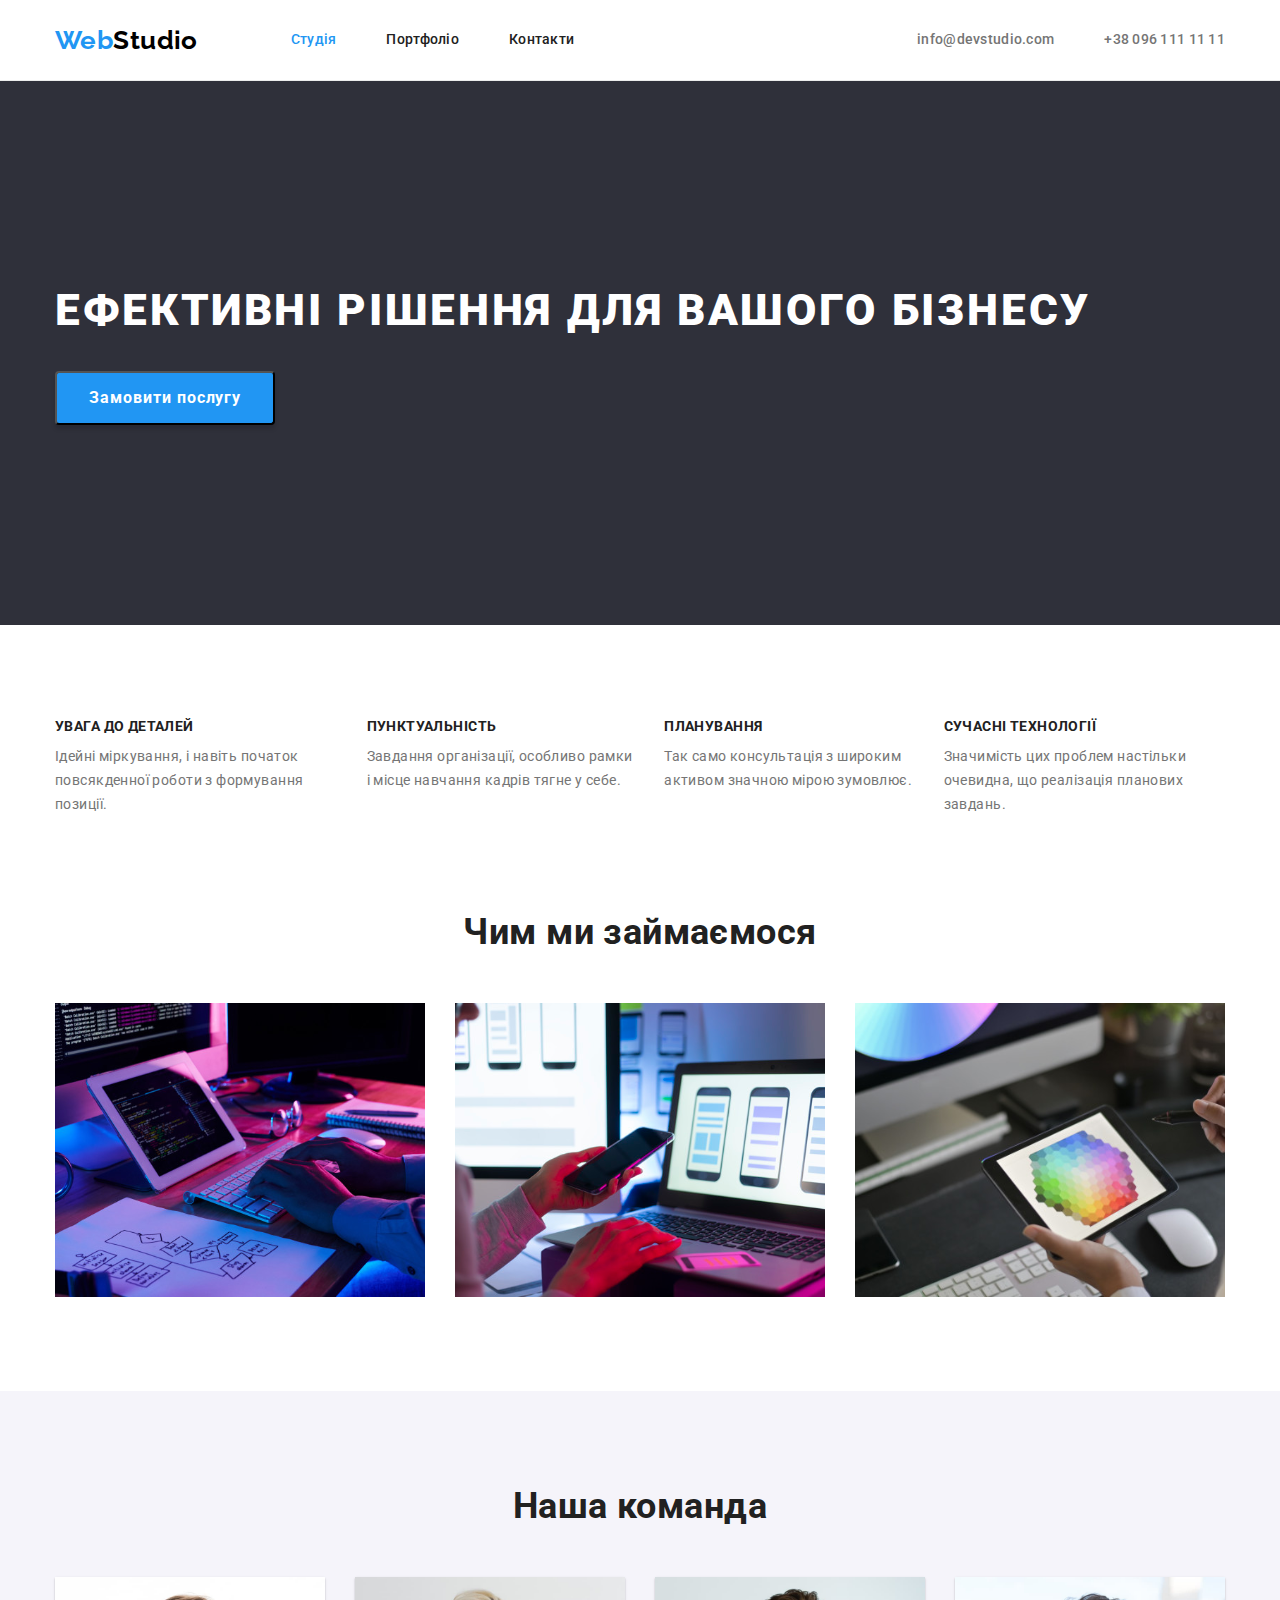
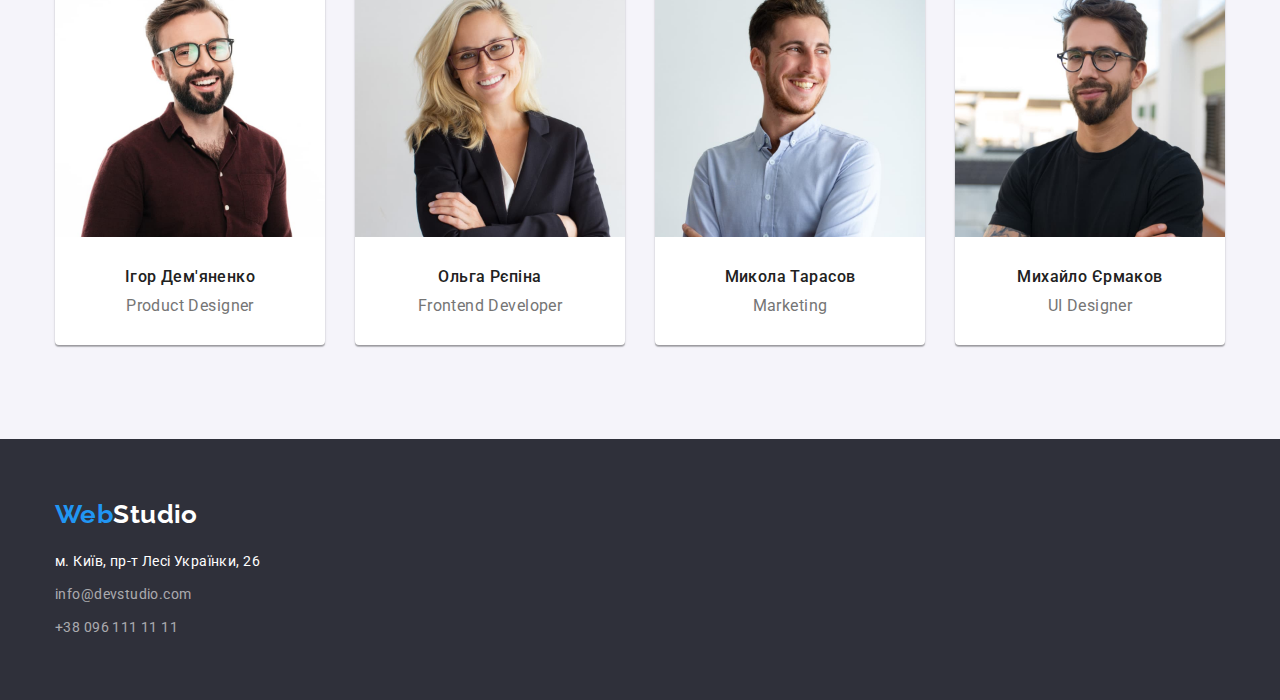
<file: index.html>
<!DOCTYPE html>
<html lang="uk">
  <head>
    <meta charset="UTF-8" />
    <meta http-equiv="X-UA-Compatible" content="IE=edge" />
    <meta name="viewport" content="width=device-width, initial-scale=1.0" />
    <title>Студія</title>
    <link rel="preconnect" href="https://fonts.googleapis.com" />
    <link rel="preconnect" href="https://fonts.gstatic.com" crossorigin />
    <link
      href="https://fonts.googleapis.com/css2?family=Raleway:wght@700&family=Roboto:wght@400;500;700;900&display=swap"
      rel="stylesheet"
    />
    <link
      rel="stylesheet"
      href="https://cdnjs.cloudflare.com/ajax/libs/modern-normalize/1.0.0/modern-normalize.min.css"
    />
    <link rel="stylesheet" href="./css/styles.css" />
  </head>
  <body>
    <header class="page-header">
      <div class="container">
        <!-- Logo -->
        <a class="logo" href="./index.html"
          ><span class="logo-first">Web</span
          ><span class="logo-second">Studio</span></a
        >
        <nav class="header-nav">
          <!-- Навігація сторінок сайту -->
          <ul class="main-nav list">
            <li class="item">
              <a class="site-nav link current" href="./index.html">Студія</a>
            </li>
            <li class="item">
              <a class="site-nav link" href="./portfolio.html">Портфоліо</a>
            </li>
            <li class="item">
              <a class="site-nav link" href="">Контакти</a>
            </li>
          </ul>
        </nav>

        <!-- Контакти студії -->

        <ul class="header-contacts list">
          <li class="item">
            <a class="contact-nav link" href="mailto:info@devstudio.com"
              >info@devstudio.com</a
            >
          </li>
          <li class="item">
            <a class="contact-nav link" href="tel:+380961111111"
              >+38 096 111 11 11</a
            >
          </li>
        </ul>
      </div>
    </header>
    <main>
      <section class="hero">
        <div class="hero-container container">
          <!--Section hero-->
          <h1 class="hero-title">Ефективні рішення для вашого бізнесу</h1>
          <button class="hero-button" type="button">Замовити послугу</button>
        </div>
      </section>

      <section class="advantages section">
        <div class="container">
          <!-- Наші сильні сторони -->
          <h2 class="visually-hidden">Наші переваги</h2>
          <ul class="advantages-list list">
            <li class="advantages-item list">
              <h3 class="advantage-title">УВАГА ДО ДЕТАЛЕЙ</h3>
              <p class="about-title">
                Ідейні міркування, і навіть початок повсякденної роботи з
                формування позиції.
              </p>
            </li>
            <li class="advantages-item list">
              <h3 class="advantage-title">ПУНКТУАЛЬНІСТЬ</h3>
              <p class="about-title">
                Завдання організації, особливо рамки і місце навчання кадрів
                тягне у себе.
              </p>
            </li>
            <li class="advantages-item list">
              <h3 class="advantage-title">ПЛАНУВАННЯ</h3>
              <p class="about-title">
                Так само консультація з широким активом значною мірою зумовлює.
              </p>
            </li>
            <li class="advantages-item list">
              <h3 class="advantage-title">СУЧАСНІ ТЕХНОЛОГІЇ</h3>
              <p class="about-title">
                Значимість цих проблем настільки очевидна, що реалізація
                планових завдань.
              </p>
            </li>
          </ul>
        </div>
      </section>

      <section class="about-services section">
        <h2 class="service-title">Чим ми займаємося</h2>
        <div class="container">
          <!-- Наші послуги -->
          <ul class="services-list list">
            <li class="about-services list">
              <img
                src="./images/img.svg"
                alt="hands on keyboard"
                width="370"
                height="294"
              />
            </li>
            <li class="about-services list">
              <img
                src="./images/box2.svg"
                alt="cellphone in hands"
                width="370"
                height="294"
              />
            </li>
            <li class="about-services list">
              <img
                src="./images/box3.svg"
                alt="color selection on the tablet screen"
                width="370"
                height="294"
              />
            </li>
          </ul>
        </div>
      </section>
      <section class="about-team section">
        <h2 class="team-title">Наша команда</h2>
        <div class="container">
          <!-- Команда -->
          <ul class="team-list list">
            <li class="team-member list">
              <img
                src="./images/img.jpg"
                alt="Photo of Product Designer"
                width="270"
                height="260"
              />
              <div class="member-card">
                <h3 class="member-name">Ігор Дем'яненко</h3>
                <p class="position">Product Designer</p>
              </div>
            </li>
            <li class="team-member list">
              <img
                src="./images/img(1).jpg"
                alt="Photo of Frontend Developer"
                width="270"
                height="260"
              />
              <div class="member-card">
                <h3 class="member-name">Ольга Рєпіна</h3>
                <p class="position">Frontend Developer</p>
              </div>
            </li>
            <li class="team-member list">
              <img
                src="./images/img(2).jpg"
                alt="Photo of Marketing employee"
                width="270"
                height="260"
              />
              <div class="member-card">
                <h3 class="member-name">Микола Тарасов</h3>
                <p class="position">Marketing</p>
              </div>
            </li>
            <li class="team-member list">
              <img
                src="./images/img(3).jpg"
                alt="Photo of UI Designer"
                width="270"
                height="260"
              />
              <div class="member-card">
                <h3 class="member-name">Михайло Єрмаков</h3>
                <p class="position">UI Designer</p>
              </div>
            </li>
          </ul>
        </div>
      </section>
    </main>
    <footer class="page-footer section">
      <div class="footer-container container">
        <a class="logo-footer" href=""
          ><span class="logo-footer-first">Web</span
          ><span class="logo-footer-second">Studio</span></a
        >
        <address>
          <ul class="list">
            <li class="address-list">
              <a
                class="address-item link"
                href="https://goo.gl/maps/ybAwpNxcYGUMFx98A"
                target="_blank"
                rel="noopener noreferer nofollow"
                >м. Київ, пр-т Лесі Українки, 26</a
              >
            </li>
            <li class="address-list">
              <a class="address-contacts link" href="mailto:info@devstudio.com"
                >info@devstudio.com</a
              >
            </li>
            <li>
              <a class="address-contacts link" href="tel:+380961111111"
                >+38 096 111 11 11</a
              >
            </li>
          </ul>
        </address>
      </div>
    </footer>
  </body>
</html>
</file>
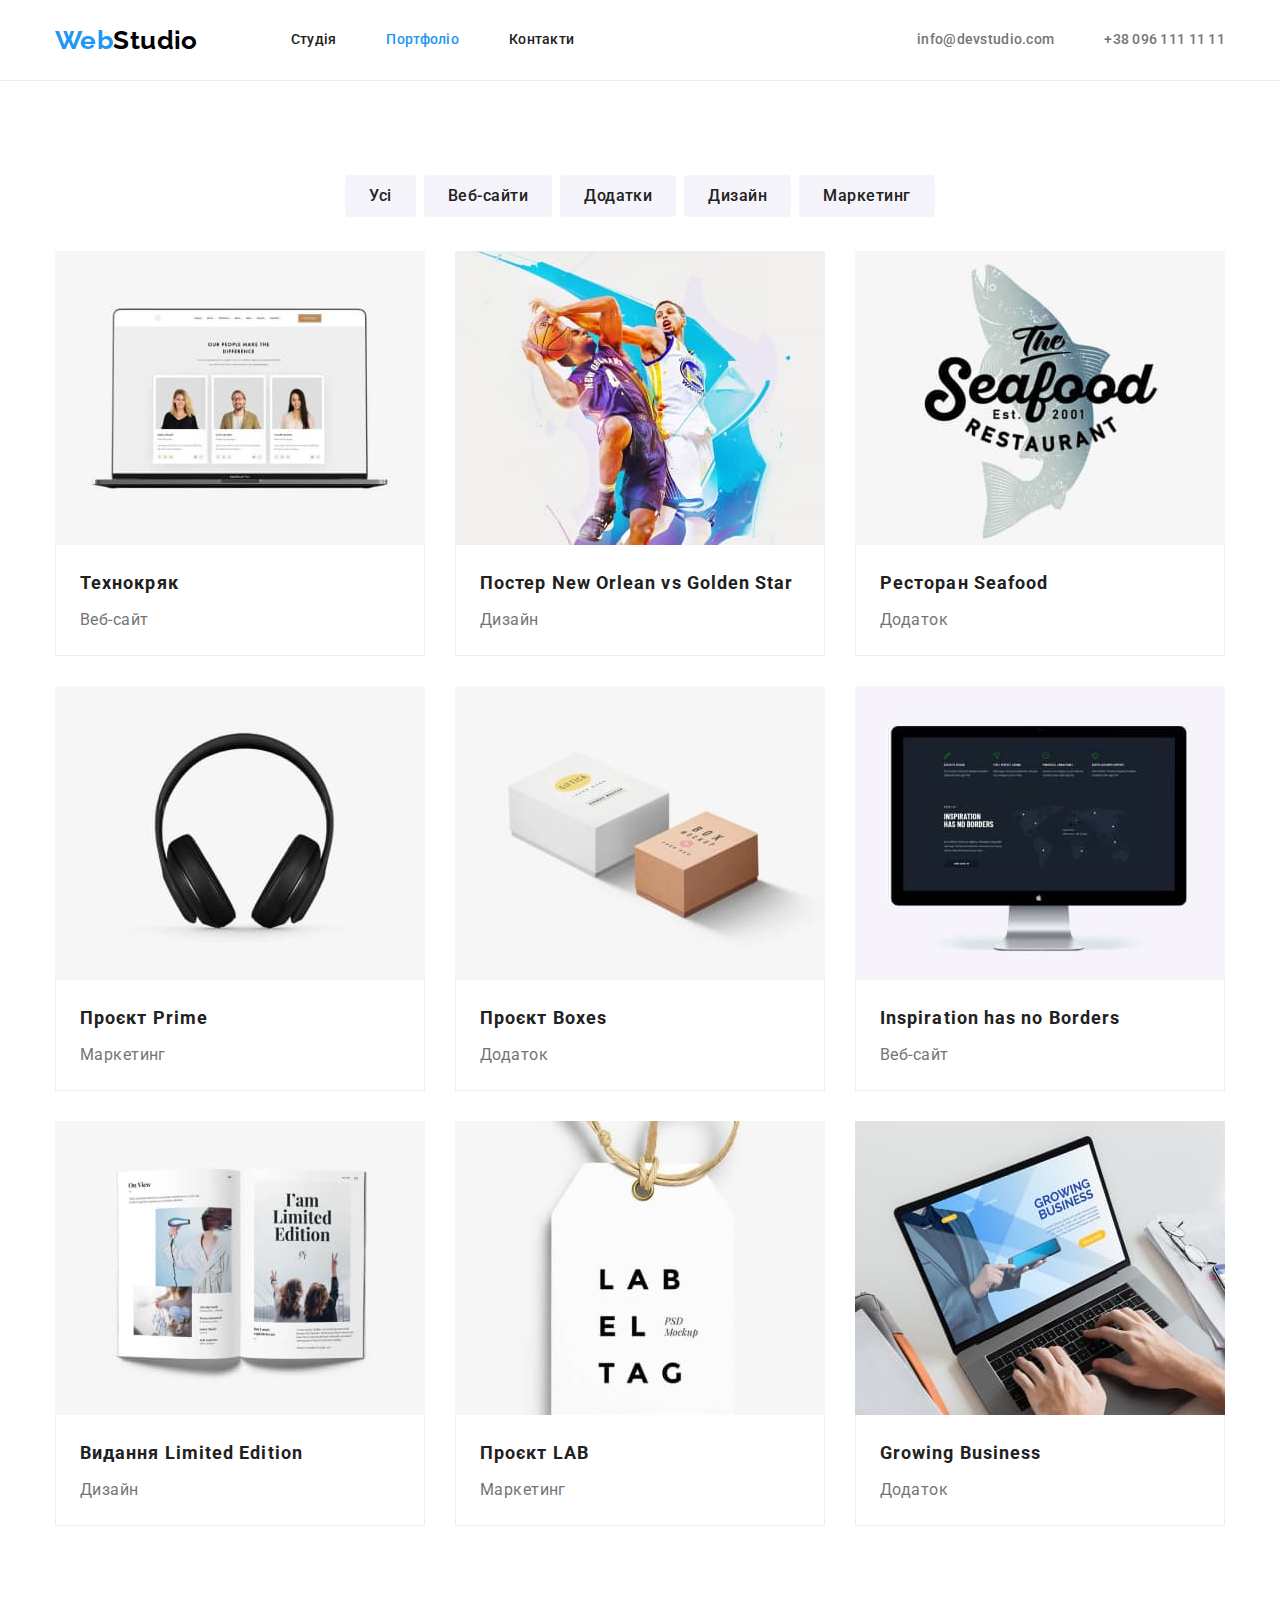
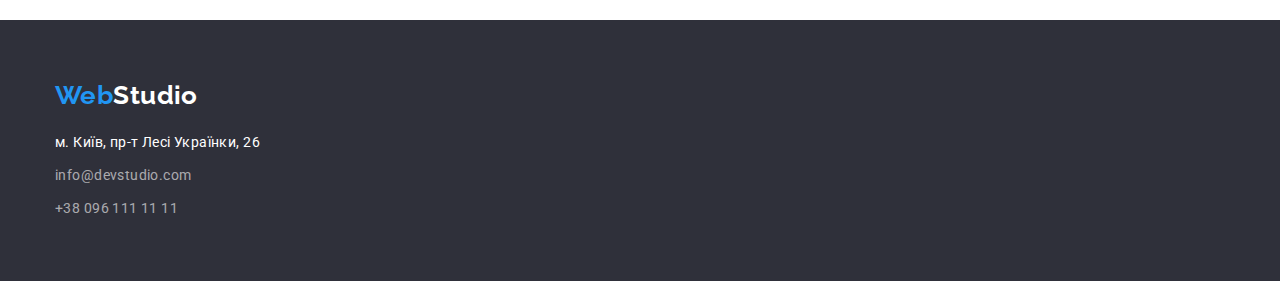
<file: portfolio.html>
<!DOCTYPE html>
<html lang="uk">
  <head>
    <meta charset="UTF-8" />
    <meta http-equiv="X-UA-Compatible" content="IE=edge" />
    <meta name="viewport" content="width=device-width, initial-scale=1.0" />
    <title>Портфоліо</title>
    <link rel="preconnect" href="https://fonts.googleapis.com" />
    <link rel="preconnect" href="https://fonts.gstatic.com" crossorigin />
    <link
      href="https://fonts.googleapis.com/css2?family=Raleway:wght@700&family=Roboto:wght@400;500;700;900&display=swap"
      rel="stylesheet"
    />
    <link
      rel="stylesheet"
      href="https://cdnjs.cloudflare.com/ajax/libs/modern-normalize/1.0.0/modern-normalize.min.css"
    />
    <link rel="stylesheet" href="./css/styles.css" />
  </head>
  <body>
    <header class="page-header">
      <div class="container">
        <!-- Logo -->
        <a class="logo" href="./index.html"
          ><span class="logo-first">Web</span
          ><span class="logo-second">Studio</span></a
        >
        <nav class="header-nav">
          <!-- Навігація сторінок сайту -->
          <ul class="main-nav list">
            <li class="item">
              <a class="site-nav link" href="./index.html">Студія</a>
            </li>
            <li class="item list">
              <a class="site-nav link current" href="./portfolio.html"
                >Портфоліо</a
              >
            </li>
            <li class="item list">
              <a class="site-nav link" href="">Контакти</a>
            </li>
          </ul>
        </nav>

        <!-- Контакти студії -->

        <ul class="header-contacts list">
          <li class="item list">
            <a class="contact-nav link" href="mailto:info@devstudio.com"
              >info@devstudio.com</a
            >
          </li>
          <li class="item list">
            <a class="contact-nav link" href="tel:+380961111111"
              >+38 096 111 11 11</a
            >
          </li>
        </ul>
      </div>
    </header>
    <main>
      <section class="section">
        <div class="filters-container container">
          <h1 class="visually-hidden">Приклади наших робіт</h1>
          <!-- Фільтри портфоліо -->
          <ul class="portfolio-nav list">
            <li class="nav-item">
              <button class="btn" type="button">Усі</button>
            </li>
            <li class="nav-item">
              <button class="btn" type="button">Веб-сайти</button>
            </li>
            <li class="nav-item">
              <button class="btn" type="button">Додатки</button>
            </li>
            <li class="nav-item">
              <button class="btn" type="button">Дизайн</button>
            </li>
            <li class="nav-item">
              <button class="btn" type="button">Маркетинг</button>
            </li>
          </ul>
        </div>
        <!-- Картки робіт -->
        <div class="container">
          <ul class="project-card list">
            <li class="example-card">
              <a class="example-card link" href="">
                <img
                  class="card-image list"
                  src="./images/tehnohriak.jpg"
                  alt="Сторінка сайту на екрані монітора ноутбука"
                  width="370"
                  height="294"
                />
                <div class="project-title">
                  <h2 class="card-title list">Технокряк</h2>
                  <p class="card-description list">Веб-сайт</p>
                </div>
              </a>
            </li>
            <li class="example-card list">
              <a class="example-card link" href="">
                <img
                  class="card-image list"
                  src="./images/neworlean.jpg"
                  alt="Два баскетболіста з різних команд під час гри"
                  width="370"
                  height="294"
                />
                <div class="project-title">
                  <h2 class="card-title list">
                    Постер New Orlean vs Golden Star
                  </h2>
                  <p class="card-description list">Дизайн</p>
                </div>
              </a>
            </li>
            <li class="example-card">
              <a class="example-card link" href="">
                <img
                  class="card-image list"
                  src="./images/seafood.jpg"
                  alt="Реклама ресторану морепродуктів"
                  width="370"
                  height="294"
                />
                <div class="project-title">
                  <h2 class="card-title list">Ресторан Seafood</h2>
                  <p class="card-description list">Додаток</p>
                </div>
              </a>
            </li>
            <li class="example-card">
              <a class="example-card link" href="">
                <img
                  class="card-image list"
                  src="./images/earings.jpg"
                  alt="Фото навушників"
                  width="370"
                  height="294"
                />
                <div class="project-title">
                  <h2 class="card-title list">Проєкт Prime</h2>
                  <p class="card-description list">Маркетинг</p>
                </div>
              </a>
            </li>
            <li class="example-card">
              <a class="example-card link" href="">
                <img
                  class="card-image list"
                  src="./images/boxes.jpg"
                  alt="Зображення двох коробок"
                  width="370"
                  height="294"
                />
                <div class="project-title">
                  <h2 class="card-title list">Проєкт Boxes</h2>
                  <p class="card-description list">Додаток</p>
                </div>
              </a>
            </li>
            <li class="example-card">
              <a class="example-card link" href="">
                <img
                  class="card-image list"
                  src="./images/screen.jpg"
                  alt="Зображення монітору комп'ютера"
                  width="370"
                  height="294"
                />
                <div class="project-title">
                  <h2 class="card-title list">Inspiration has no Borders</h2>
                  <p class="card-description list">Веб-сайт</p>
                </div>
              </a>
            </li>
            <li class="example-card">
              <a class="example-card link" href="">
                <img
                  class="card-image list"
                  src="./images/magazine.jpg"
                  alt="Зображення розгорнутого журналу"
                  width="370"
                  height="294"
                />
                <div class="project-title">
                  <h2 class="card-title list">Видання Limited Edition</h2>
                  <p class="card-description list">Дизайн</p>
                </div>
              </a>
            </li>
            <li class="example-card">
              <a class="example-card link" href="">
                <img
                  class="card-image list"
                  src="./images/label.jpg"
                  alt="Зображення бирки"
                  width="370"
                  height="294"
                />
                <div class="project-title">
                  <h2 class="card-title list">Проєкт LAB</h2>
                  <p class="card-description list">Маркетинг</p>
                </div>
              </a>
            </li>
            <li class="example-card">
              <a class="example-card link" href="">
                <img
                  class="card-image list"
                  src="./images/laptop.jpg"
                  alt="Зображення монітору ноутбука з відкритою сторінкою додатку Growing Business"
                  width="370"
                  height="294"
                />
                <div class="project-title">
                  <h2 class="card-title list">Growing Business</h2>
                  <p class="card-description list">Додаток</p>
                </div>
              </a>
            </li>
          </ul>
        </div>
      </section>
    </main>
    <footer class="page-footer section">
      <div class="footer-container container">
        <a class="logo-footer" href=""
          ><span class="logo-footer-first">Web</span
          ><span class="logo-footer-second">Studio</span></a
        >
        <address>
          <ul class="list">
            <li class="address-list">
              <a
                class="address-item link"
                href="https://goo.gl/maps/ybAwpNxcYGUMFx98A"
                target="_blank"
                rel="noopener noreferer nofollow"
                >м. Київ, пр-т Лесі Українки, 26</a
              >
            </li>
            <li class="address-list">
              <a class="address-contacts link" href="mailto:info@devstudio.com"
                >info@devstudio.com</a
              >
            </li>
            <li>
              <a class="address-contacts link" href="tel:+380961111111"
                >+38 096 111 11 11</a
              >
            </li>
          </ul>
        </address>
      </div>
    </footer>
  </body>
</html>
</file>
<file: css/styles.css>
/* ЗАГАЛЬНІ СТИЛІ*/
:root {
  --primary-text-color: #757575;
  --title-text-color: #212121;
  --accent-color: #2196f3;
  --secondary-text-color: #ffffff;
  --secondary-background-color: #2f303a;
}

body {
  font-family: Roboto, sans-serif;
  background-color: #ffffff;
  color: var(--primary-text-color);
  letter-spacing: 0.03em;
  font-size: 14px;
}

.list {
  list-style: none;
  margin-top: 0px;
  margin-bottom: 0px;
  padding-left: 0;
}
h1,
h2,
h3,
p {
  margin-top: 0px;
  margin-bottom: 0px;
}
img {
  display: block;
  max-width: 100%;
  height: auto;
}
.section {
  padding-top: 94px;
  padding-bottom: 94px;
}
.link {
  text-decoration: none;
  list-style: none;
}

.link:active,
.link:hover,
.link:focus {
  color: var(--accent-color);
}

.container {
  width: 1200px;
  padding-right: 15px;
  padding-left: 15px;
  margin-right: auto;
  margin-left: auto;
  display: flex;
  align-items: center;
  flex-wrap: wrap;
}
.visually-hidden {
  position: absolute;
  width: 1px;
  height: 1px;
  margin: -1px;
  border: 0;
  padding: 0;
  white-space: nowrap;
  clip-path: inset(100%);
  clip: rect(0 0 0 0);
  overflow: hidden;
}

/* СТИЛІ СТОРІНКИ СТУДІЯ */

/* LOGO */
.logo,
.logo-footer {
  font-family: Raleway, sans-serif;
  font-weight: 700;
  font-size: 26px;
  line-height: 1.19;
  text-decoration: none;
}

.logo-first,
.logo-footer-first {
  color: var(--accent-color);
}

.logo-second {
  color: #000000;
  margin-right: 93px;
}
.site-nav,
.contact-nav {
  display: block;
  padding-top: 32px;
  padding-bottom: 32px;
  padding-left: 0;

  color: var(--title-text-color);
  list-style: none;
  font-weight: 500;
  line-height: 1.14;
  letter-spacing: 0.02em;
  cursor: pointer;
}
.contact-nav {
  color: inherit;
}
.header-nav {
  margin-right: auto;
}

.main-nav {
  display: flex;
}
.header-contacts {
  display: flex;
}
.item:not(:last-child) {
  margin-right: 50px;
}

.main-nav .link.current {
  color: #2196f3;
}
.page-header {
  border-bottom: 1px solid #ececec;
}
/* ГЕРОЙ */
.hero {
  text-align: center;
  padding-bottom: 200px;
  padding-top: 200px;

  background: #2f303a;
}
.hero-title {
  margin-bottom: 30px;

  font-weight: 900;
  font-size: 44px;
  line-height: 1.36;
  letter-spacing: 0.06em;
  text-transform: uppercase;
  color: var(--secondary-text-color);
}
.hero-button {
  border-radius: 4px;
  padding: 10px 32px;
  min-width: 216px;
  display: inline-block;
  text-align: center;

  font-family: inherit;
  font-weight: 700;
  font-size: 16px;
  line-height: 1.88;
  letter-spacing: 0.06em;
  color: var(--secondary-text-color);
  background: var(--accent-color);
  box-shadow: 0px 4px 4px rgba(0, 0, 0, 0.15);
  cursor: pointer;
}
/* СЕКЦІЯ ПЕРЕВАГИ*/
.advantages {
  padding-bottom: 0px;
}
.advantages-list {
  display: flex;
  gap: 30px;
}
.advantage-title {
  margin-bottom: 10px;
  font-weight: 700;
  font-size: 14px;
  line-height: 1.14;
  text-transform: uppercase;
  color: var(--title-text-color);
}
.about-title {
  margin-bottom: 0px;
  font-weight: 400;
  line-height: 1.71;
}
/* СЕКЦІЯ ПРО ПОСЛУГИ */

.service-title,
.team-title {
  margin-bottom: 50px;

  font-weight: 700;
  font-size: 36px;
  line-height: 1.17;
  text-align: center;
  color: var(--title-text-color);
}
.services-list {
  display: flex;
  gap: 30px;
}
/* СЕКЦІЯ ПРО КОМАНДУ */
.about-team {
  background: #f5f4fa;
}
.team-list {
  display: flex;
  flex-wrap: wrap;
  gap: 30px;
}
.team-member {
  text-align: center;
  background-color: #ffffff;
  /* material shadow v1 */
  box-shadow: 0px 1px 3px rgba(0, 0, 0, 0.12), 0px 1px 1px rgba(0, 0, 0, 0.14),
    0px 2px 1px rgba(0, 0, 0, 0.2);
  border-radius: 0px 0px 4px 4px;
}
.member-card {
  padding-top: 30px;
  padding-bottom: 30px;
}
.member-name {
  margin-bottom: 10px;

  font-weight: 500;
  font-size: 16px;
  line-height: 1.19;
  color: var(--title-text-color);
}
.position {
  font-weight: 400;
  font-size: 16px;
  line-height: 1.19;
}
/* FOOTER */
.page-footer {
  padding-bottom: 60px;
  padding-top: 60px;

  background: #2f303a;
}
.footer-container {
  display: block;
}
.logo-footer {
  display: block;
  margin-bottom: 20px;
}
.logo-footer-second {
  color: #ffffff;
}
.address-list:not(:last-child) {
  margin-bottom: 9px;
}

.address-item {
  font-style: normal;
  font-weight: 400;
  line-height: 1.71;
  color: var(--secondary-text-color);
}

.address-contacts {
  font-style: normal;
  font-weight: 400;
  line-height: 1.71;
  color: rgba(255, 255, 255, 0.6);
}
/* СТИЛІ СТОРІНКИ ПОРТФОЛІО */
/* Фільтри портфоліо */
.filters-container {
  justify-content: center;
}
.portfolio-nav {
  display: flex;
  margin-bottom: 34px;
}
.nav-item:not(:last-child) {
  margin-right: 8px;
}
.btn {
  padding: 6px 22px;
  border-radius: 4px;
  border-color: transparent;
  font-family: Roboto, sans-serif;
  font-weight: 500;
  font-size: 16px;
  line-height: 1.62;
  letter-spacing: 0.03em;
  color: var(--title-text-color);
  background-color: #f5f4fa;
}

.btn:hover,
.btn:focus {
  background-color: var(--accent-color);
  color: var(--secondary-text-color);
  cursor: pointer;
}
.project-card {
  display: flex;
  flex-wrap: wrap;
  gap: 30px;
 }
/* Картки робіт */
.project-title {
  padding: 20px 24px;
  border: 1px solid #eeeeee;
  border-top: none;
}
.card-title {
  font-weight: 700;
  font-size: 18px;
  line-height: 2;
  letter-spacing: 0.06em;
  color: var(--title-text-color);
  margin-bottom: 4px;
}
.card-description {
  font-weight: 400;
  font-size: 16px;
  line-height: 1.88;
  color: var(--primary-text-color);
}
</file>
